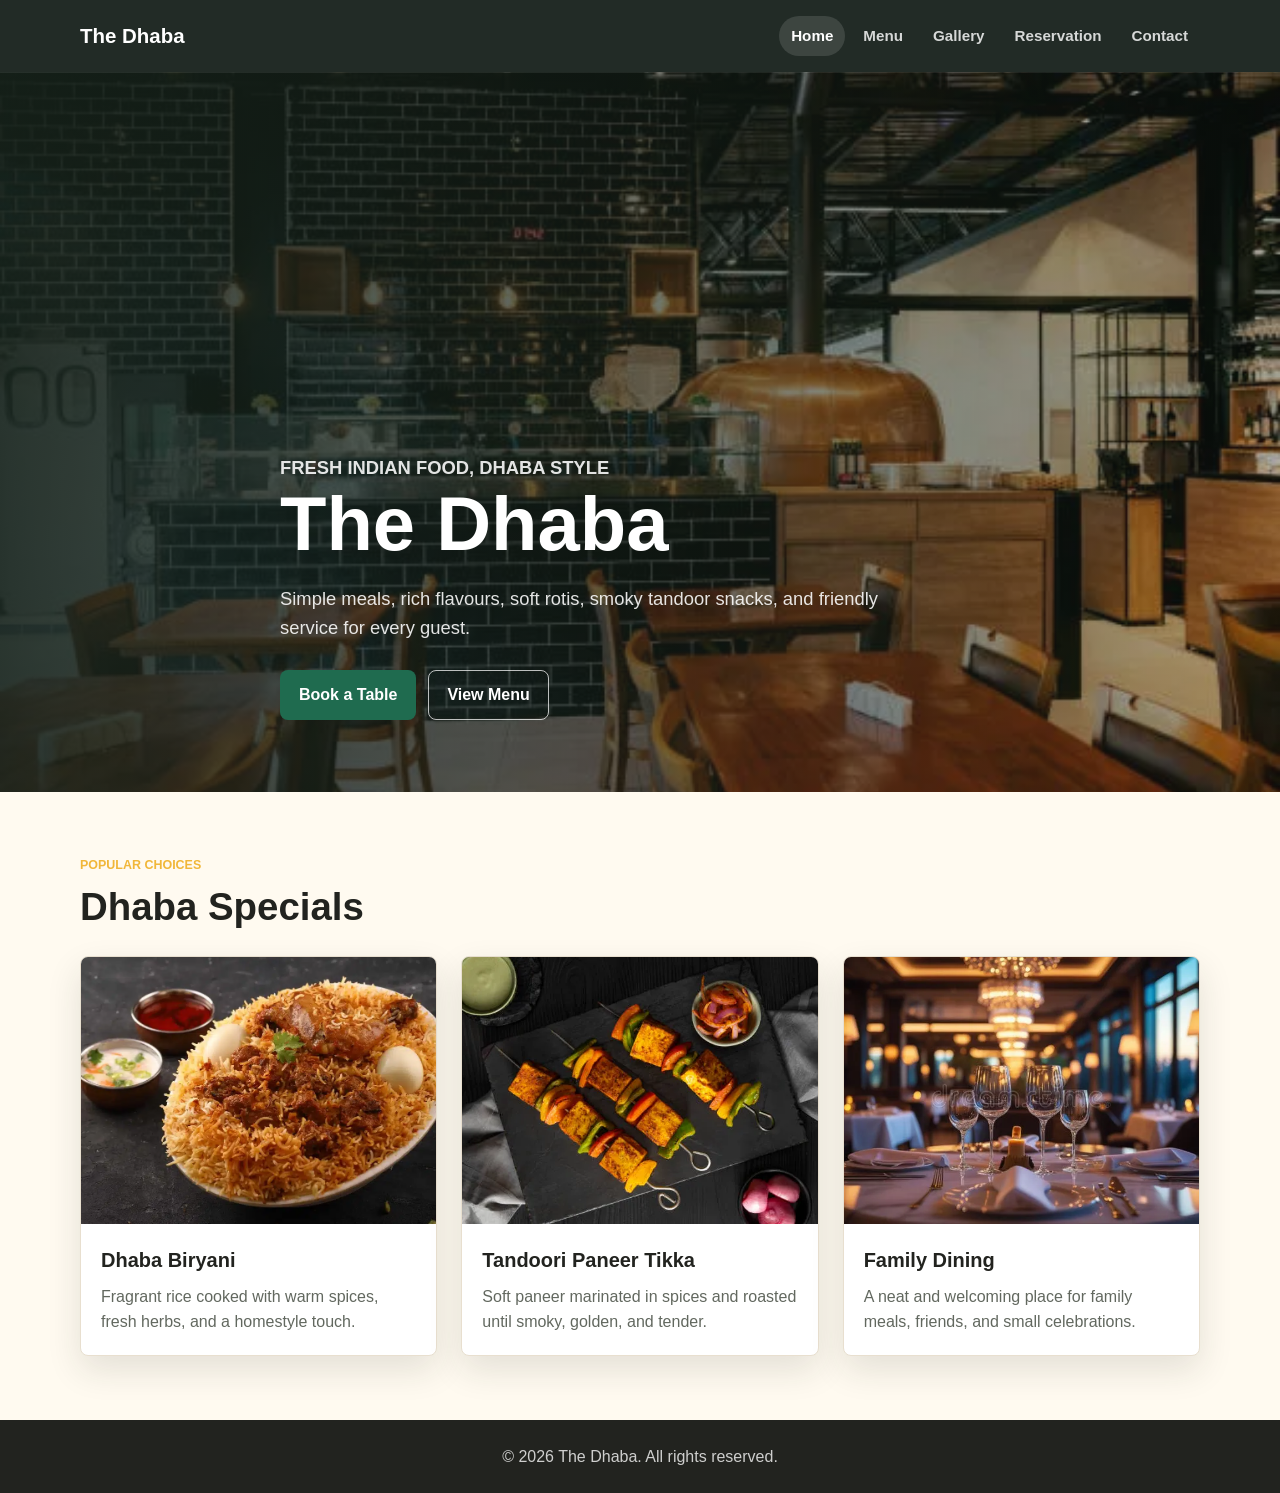
<file: index.html>
<!DOCTYPE html>
<html lang="en">
<head>
  <meta charset="UTF-8">
  <meta name="viewport" content="width=device-width, initial-scale=1.0">
  <meta name="description" content="The Dhaba serves fresh North Indian food, homestyle thalis, tandoori snacks, and warm family dining.">
  <title>The Dhaba | Homestyle Indian Restaurant</title>
  <link rel="stylesheet" href="style.css">
</head>
<body>
  <div class="site-header">
    <div class="nav-wrapper">
      <a class="brand" href="index.html">The Dhaba</a>
      <div class="site-nav">
        <a class="active" href="index.html">Home</a>
        <a href="menu.html">Menu</a>
        <a href="gallery.html">Gallery</a>
        <a href="reservation.html">Reservation</a>
        <a href="contact.html">Contact</a>
      </div>
    </div>
  </div>

  <div>
    <div class="hero">
      <div class="hero-content">
        <p class="eyebrow">Fresh Indian food, dhaba style</p>
        <h1>The Dhaba</h1>
        <p>Simple meals, rich flavours, soft rotis, smoky tandoor snacks, and friendly service for every guest.</p>
        <div class="hero-actions">
          <a class="button button-primary" href="reservation.html">Book a Table</a>
          <a class="button button-secondary" href="menu.html">View Menu</a>
        </div>
      </div>
    </div>

    <div class="section">
      <div class="container">
        <div class="section-heading">
          <p class="eyebrow">Popular choices</p>
          <h2>Dhaba Specials</h2>
        </div>

        <div class="card-grid">
          <div class="dish-card">
            <img src="biryani.jpg" alt="Hyderabadi biryani served with herbs">
            <div class="card-body">
              <h3>Dhaba Biryani</h3>
              <p>Fragrant rice cooked with warm spices, fresh herbs, and a homestyle touch.</p>
            </div>
          </div>

          <div class="dish-card">
            <img src="paneer.jpg" alt="Paneer tikka with grilled vegetables">
            <div class="card-body">
              <h3>Tandoori Paneer Tikka</h3>
              <p>Soft paneer marinated in spices and roasted until smoky, golden, and tender.</p>
            </div>
          </div>

          <div class="dish-card">
            <img src="restaurant.jpg" alt="Comfortable dining space at The Dhaba">
            <div class="card-body">
              <h3>Family Dining</h3>
              <p>A neat and welcoming place for family meals, friends, and small celebrations.</p>
            </div>
          </div>
        </div>
      </div>
    </div>
  </div>

  <div class="site-footer">
    <p>&copy; 2026 The Dhaba. All rights reserved.</p>
  </div>
</body>
</html>
</file>
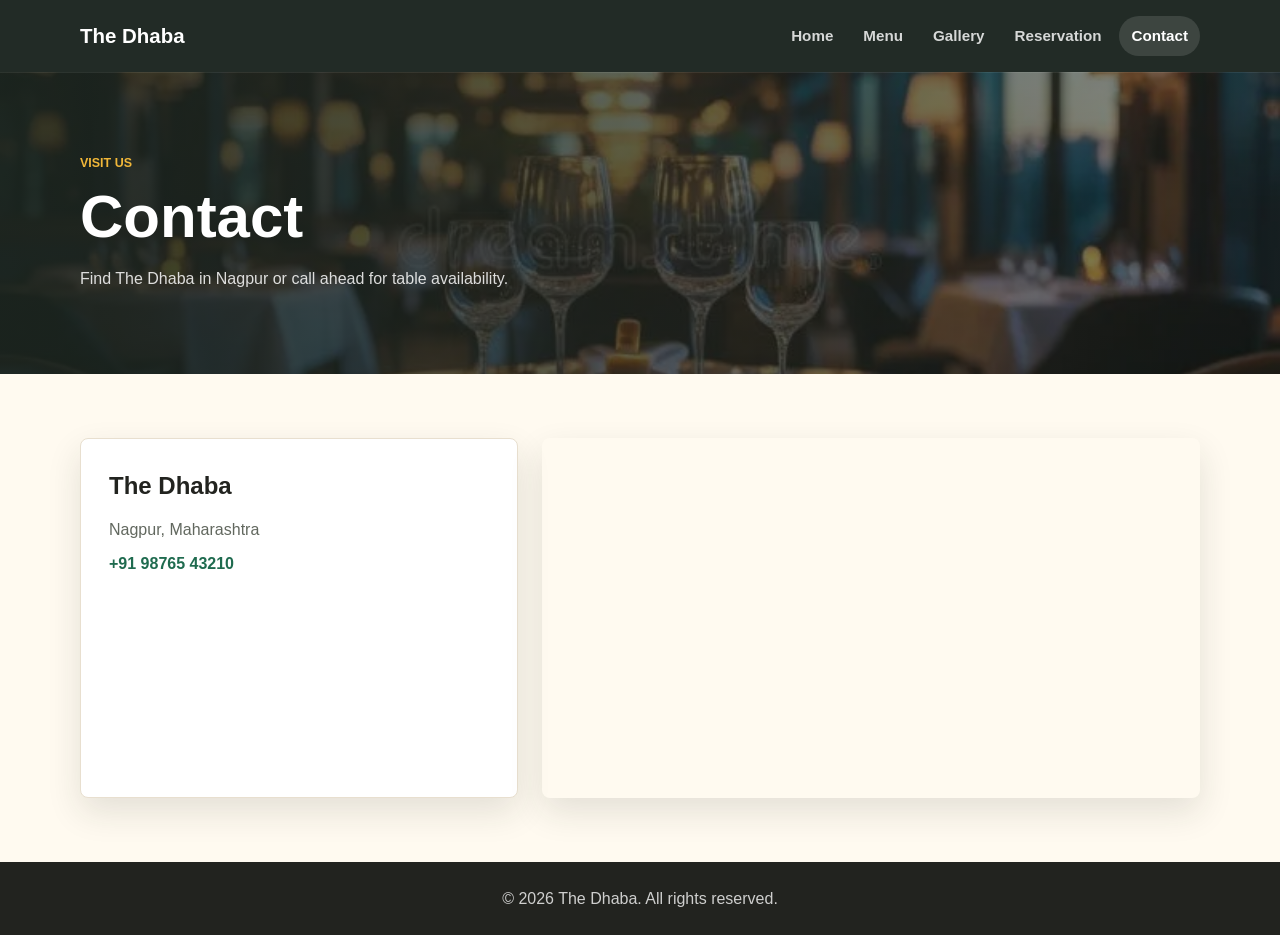
<file: contact.html>
<!DOCTYPE html>
<html lang="en">
<head>
  <meta charset="UTF-8">
  <meta name="viewport" content="width=device-width, initial-scale=1.0">
  <meta name="description" content="Contact The Dhaba for location, phone number, and table information.">
  <title>Contact | The Dhaba</title>
  <link rel="stylesheet" href="style.css">
</head>
<body>
  <div class="site-header">
    <div class="nav-wrapper">
      <a class="brand" href="index.html">The Dhaba</a>
      <div class="site-nav">
        <a href="index.html">Home</a>
        <a href="menu.html">Menu</a>
        <a href="gallery.html">Gallery</a>
        <a href="reservation.html">Reservation</a>
        <a class="active" href="contact.html">Contact</a>
      </div>
    </div>
  </div>

  <div class="page-main">
    <div class="page-heading">
      <div class="container">
        <p class="eyebrow">Visit us</p>
        <h1>Contact</h1>
        <p>Find The Dhaba in Nagpur or call ahead for table availability.</p>
      </div>
    </div>

    <div class="section">
      <div class="container contact-layout">
        <div class="contact-details">
          <h2>The Dhaba</h2>
          <p>Nagpur, Maharashtra</p>
          <p><a href="tel:+919876543210">+91 98765 43210</a></p>
        </div>

        <iframe
          class="map"
          title="Map showing Nagpur, Maharashtra"
          src="https://maps.google.com/maps?q=Nagpur&t=&z=13&ie=UTF8&iwloc=&output=embed"
          loading="lazy"
          referrerpolicy="no-referrer-when-downgrade">
        </iframe>
      </div>
    </div>
  </div>

  <div class="site-footer">
    <p>&copy; 2026 The Dhaba. All rights reserved.</p>
  </div>
</body>
</html>
</file>
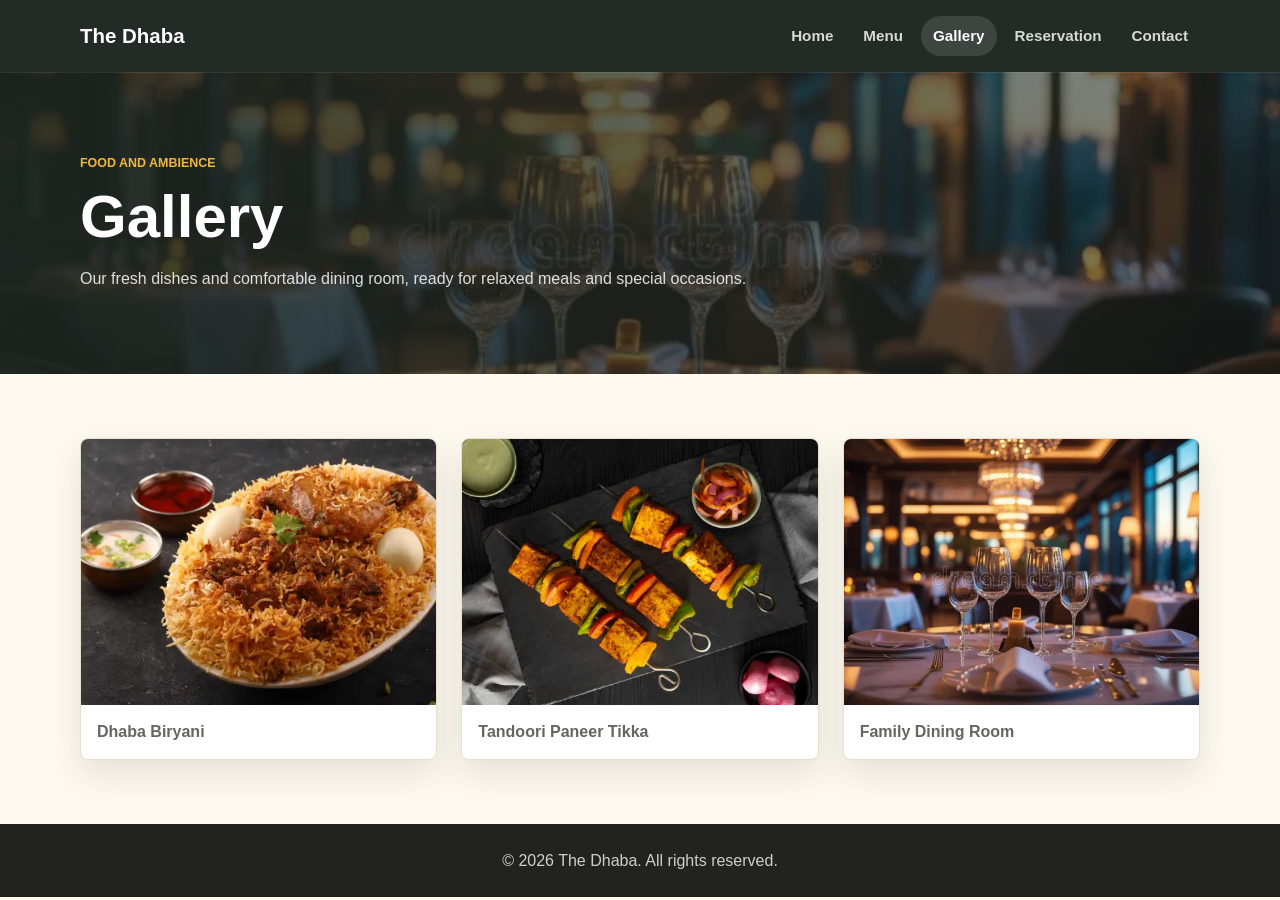
<file: gallery.html>
<!DOCTYPE html>
<html lang="en">
<head>
  <meta charset="UTF-8">
  <meta name="viewport" content="width=device-width, initial-scale=1.0">
  <meta name="description" content="View photos of The Dhaba dishes and dining space.">
  <title>Gallery | The Dhaba</title>
  <link rel="stylesheet" href="style.css">
</head>
<body>
  <div class="site-header">
    <div class="nav-wrapper">
      <a class="brand" href="index.html">The Dhaba</a>
      <div class="site-nav">
        <a href="index.html">Home</a>
        <a href="menu.html">Menu</a>
        <a class="active" href="gallery.html">Gallery</a>
        <a href="reservation.html">Reservation</a>
        <a href="contact.html">Contact</a>
      </div>
    </div>
  </div>

  <div class="page-main">
    <div class="page-heading">
      <div class="container">
        <p class="eyebrow">Food and ambience</p>
        <h1>Gallery</h1>
        <p>Our fresh dishes and comfortable dining room, ready for relaxed meals and special occasions.</p>
      </div>
    </div>

    <div class="section">
      <div class="container">
        <div class="gallery-grid">
          <div class="gallery-item">
            <img src="biryani.jpg" alt="A bowl of vegetable biryani with herbs">
            <p class="gallery-caption">Dhaba Biryani</p>
          </div>
          <div class="gallery-item">
            <img src="paneer.jpg" alt="Paneer tikka served on a plate">
            <p class="gallery-caption">Tandoori Paneer Tikka</p>
          </div>
          <div class="gallery-item">
            <img src="restaurant.jpg" alt="Interior seating at The Dhaba">
            <p class="gallery-caption">Family Dining Room</p>
          </div>
        </div>
      </div>
    </div>
  </div>

  <div class="site-footer">
    <p>&copy; 2026 The Dhaba. All rights reserved.</p>
  </div>
</body>
</html>
</file>
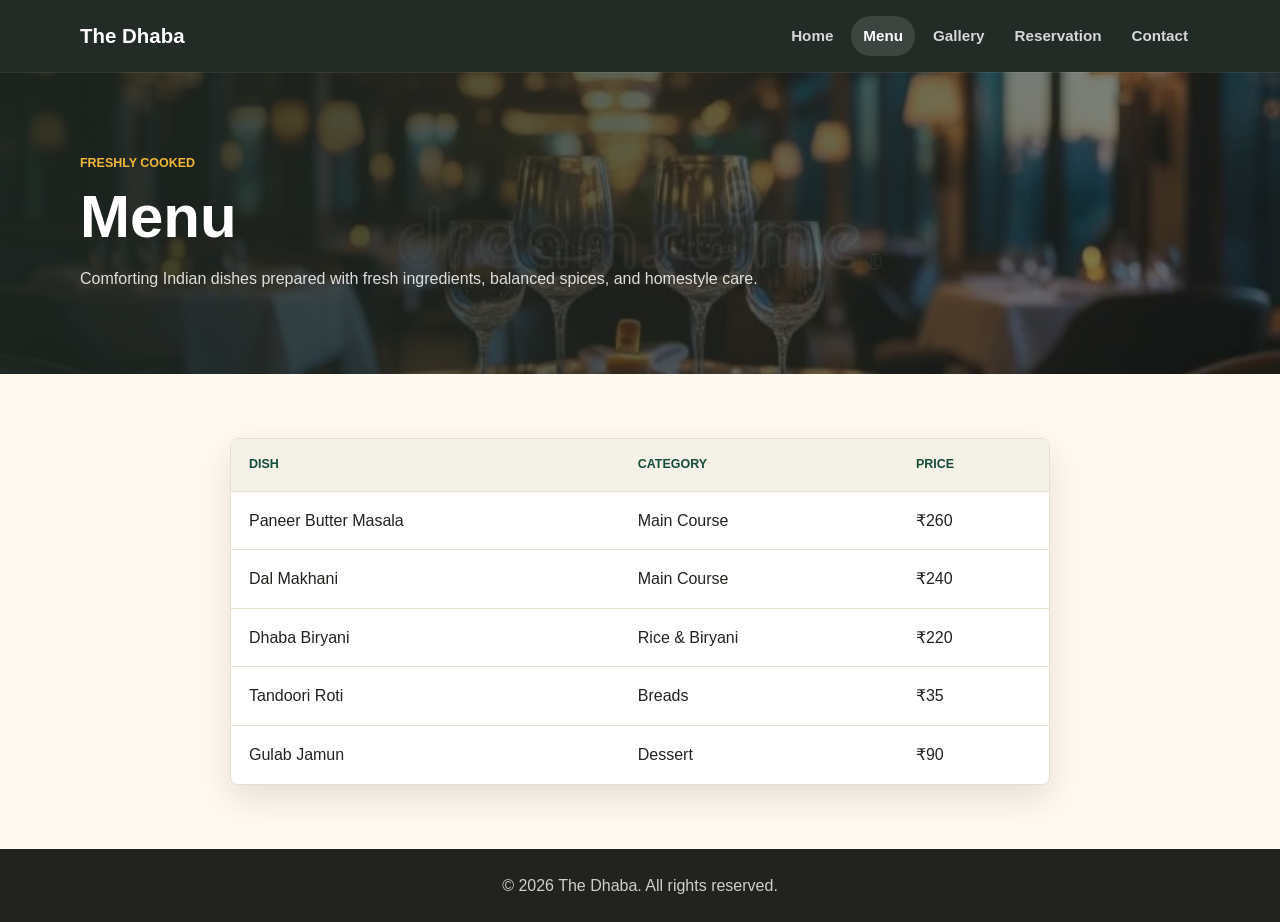
<file: menu.html>
<!DOCTYPE html>
<html lang="en">
<head>
  <meta charset="UTF-8">
  <meta name="viewport" content="width=device-width, initial-scale=1.0">
  <meta name="description" content="Explore The Dhaba menu with Indian starters, curries, biryani, breads, desserts, and prices.">
  <title>Menu | The Dhaba</title>
  <link rel="stylesheet" href="style.css">
</head>
<body>
  <div class="site-header">
    <div class="nav-wrapper">
      <a class="brand" href="index.html">The Dhaba</a>
      <div class="site-nav">
        <a href="index.html">Home</a>
        <a class="active" href="menu.html">Menu</a>
        <a href="gallery.html">Gallery</a>
        <a href="reservation.html">Reservation</a>
        <a href="contact.html">Contact</a>
      </div>
    </div>
  </div>

  <div class="page-main">
    <div class="page-heading">
      <div class="container">
        <p class="eyebrow">Freshly cooked</p>
        <h1>Menu</h1>
        <p>Comforting Indian dishes prepared with fresh ingredients, balanced spices, and homestyle care.</p>
      </div>
    </div>

    <div class="section">
      <div class="container narrow">
        <div class="menu-table-wrapper">
          <table class="menu-table">
            <tr>
              <th>Dish</th>
              <th>Category</th>
              <th>Price</th>
            </tr>
            <tr>
              <td>Paneer Butter Masala</td>
              <td>Main Course</td>
              <td>&#8377;260</td>
            </tr>
            <tr>
              <td>Dal Makhani</td>
              <td>Main Course</td>
              <td>&#8377;240</td>
            </tr>
            <tr>
              <td>Dhaba Biryani</td>
              <td>Rice &amp; Biryani</td>
              <td>&#8377;220</td>
            </tr>
            <tr>
              <td>Tandoori Roti</td>
              <td>Breads</td>
              <td>&#8377;35</td>
            </tr>
            <tr>
              <td>Gulab Jamun</td>
              <td>Dessert</td>
              <td>&#8377;90</td>
            </tr>
          </table>
        </div>
      </div>
    </div>
  </div>

  <div class="site-footer">
    <p>&copy; 2026 The Dhaba. All rights reserved.</p>
  </div>
</body>
</html>
</file>
<file: style.css>
:root {
  --color-ink: #22231f;
  --color-muted: #62685f;
  --color-paper: #fffaf0;
  --color-surface: #ffffff;
  --color-border: #e8dfcf;
  --color-primary: #1f6b4f;
  --color-primary-dark: #164d39;
  --color-accent: #c4472d;
  --color-warm: #f1b739;
  --shadow-soft: 0 14px 34px rgba(31, 44, 34, 0.12);
  --radius: 8px;
  --max-width: 1120px;
}

* {
  box-sizing: border-box;
}

body {
  margin: 0;
  background: var(--color-paper);
  color: var(--color-ink);
  font-family: Arial, Helvetica, sans-serif;
  font-size: 16px;
  line-height: 1.6;
}

img {
  display: block;
  max-width: 100%;
}

a {
  color: inherit;
}

.site-header {
  position: sticky;
  top: 0;
  z-index: 10;
  background: rgba(27, 37, 31, 0.97);
  color: #ffffff;
  box-shadow: 0 1px 0 rgba(255, 255, 255, 0.08);
}

.nav-wrapper {
  width: min(100% - 32px, var(--max-width));
  margin: 0 auto;
  min-height: 72px;
  display: flex;
  align-items: center;
  justify-content: space-between;
  gap: 24px;
}

.brand {
  color: #ffffff;
  font-size: 1.28rem;
  font-weight: 800;
  letter-spacing: 0;
  text-decoration: none;
  white-space: nowrap;
}

.site-nav {
  display: flex;
  align-items: center;
  justify-content: flex-end;
  gap: 6px;
  flex-wrap: wrap;
}

.site-nav a {
  border-radius: 999px;
  color: rgba(255, 255, 255, 0.82);
  font-size: 0.95rem;
  font-weight: 700;
  padding: 8px 12px;
  text-decoration: none;
  transition: background-color 180ms ease, color 180ms ease;
}

.site-nav a:hover,
.site-nav a.active {
  background: rgba(255, 255, 255, 0.12);
  color: #ffffff;
}

.hero {
  min-height: min(720px, calc(100vh - 72px));
  display: grid;
  align-items: end;
  background:
    linear-gradient(90deg, rgba(22, 34, 26, 0.9), rgba(22, 34, 26, 0.34)),
    url("hero.jpg") center / cover no-repeat;
  color: #ffffff;
  padding: 112px 0 72px;
}

.hero-content {
  width: min(100% - 32px, var(--max-width));
  margin: 0 auto;
  max-width: 720px;
}

.hero h1,
.page-heading h1,
.section-heading h2 {
  margin: 0;
  line-height: 1.1;
}

.hero h1 {
  max-width: 680px;
  font-size: 4.75rem;
}

.hero p {
  max-width: 620px;
  margin: 18px 0 0;
  color: rgba(255, 255, 255, 0.88);
  font-size: 1.15rem;
}

.eyebrow {
  margin: 0 0 10px;
  color: var(--color-warm);
  font-size: 0.78rem;
  font-weight: 800;
  letter-spacing: 0;
  text-transform: uppercase;
}

.hero-actions {
  display: flex;
  flex-wrap: wrap;
  gap: 12px;
  margin-top: 28px;
}

.button {
  appearance: none;
  border: 1px solid transparent;
  border-radius: var(--radius);
  cursor: pointer;
  display: inline-flex;
  align-items: center;
  justify-content: center;
  min-height: 46px;
  padding: 11px 18px;
  font: inherit;
  font-weight: 800;
  text-decoration: none;
  transition: background-color 180ms ease, border-color 180ms ease, transform 180ms ease;
}

.button:hover {
  transform: translateY(-1px);
}

.button-primary {
  background: var(--color-primary);
  color: #ffffff;
}

.button-primary:hover {
  background: var(--color-primary-dark);
}

.button-secondary {
  border-color: rgba(255, 255, 255, 0.72);
  color: #ffffff;
}

.button-secondary:hover {
  background: rgba(255, 255, 255, 0.14);
}

.page-main {
  min-height: calc(100vh - 150px);
}

.page-heading {
  background:
    linear-gradient(90deg, rgba(28, 38, 32, 0.9), rgba(28, 38, 32, 0.52)),
    url("restaurant.jpg") center / cover no-repeat;
  color: #ffffff;
  padding: 82px 0;
}

.page-heading p:not(.eyebrow) {
  max-width: 680px;
  margin: 16px 0 0;
  color: rgba(255, 255, 255, 0.84);
}

.page-heading h1 {
  font-size: 3.75rem;
}

.section {
  padding: 64px 0;
}

.container {
  width: min(100% - 32px, var(--max-width));
  margin: 0 auto;
}

.container.narrow {
  max-width: 820px;
}

.section-heading {
  margin-bottom: 28px;
}

.section-heading h2 {
  font-size: 2.4rem;
}

.card-grid,
.gallery-grid {
  display: grid;
  grid-template-columns: repeat(3, minmax(0, 1fr));
  gap: 24px;
}

.dish-card,
.gallery-item,
.reservation-form,
.menu-table-wrapper,
.contact-details {
  border: 1px solid var(--color-border);
  border-radius: var(--radius);
  background: var(--color-surface);
  box-shadow: var(--shadow-soft);
}

.dish-card {
  overflow: hidden;
}

.dish-card img,
.gallery-grid img {
  width: 100%;
  aspect-ratio: 4 / 3;
  object-fit: cover;
}

.card-body {
  padding: 20px;
}

.card-body h3 {
  margin: 0 0 8px;
  font-size: 1.25rem;
}

.card-body p {
  margin: 0;
  color: var(--color-muted);
}

.menu-table-wrapper {
  overflow-x: auto;
}

.menu-table {
  width: 100%;
  min-width: 620px;
  border-collapse: collapse;
}

.menu-table th,
.menu-table td {
  border-bottom: 1px solid var(--color-border);
  padding: 16px 18px;
  text-align: left;
}

.menu-table th {
  background: #f4f1e7;
  color: var(--color-primary-dark);
  font-size: 0.78rem;
  letter-spacing: 0;
  text-transform: uppercase;
}

.menu-table tr:last-child td {
  border-bottom: 0;
}

.gallery-item {
  margin: 0;
  overflow: hidden;
}

.gallery-caption {
  margin: 0;
  padding: 14px 16px;
  color: var(--color-muted);
  font-weight: 800;
}

.reservation-form {
  padding: 28px;
}

.form-grid {
  display: grid;
  grid-template-columns: repeat(2, minmax(0, 1fr));
  gap: 18px;
}

.reservation-form label {
  display: grid;
  gap: 8px;
  color: var(--color-primary-dark);
  font-weight: 800;
}

.reservation-form input,
.reservation-form textarea {
  width: 100%;
  border: 1px solid var(--color-border);
  border-radius: var(--radius);
  color: var(--color-ink);
  font: inherit;
  padding: 12px 14px;
}

.reservation-form textarea {
  margin: 18px 0 22px;
  resize: vertical;
}

.contact-layout {
  display: grid;
  grid-template-columns: minmax(260px, 0.8fr) minmax(0, 1.2fr);
  gap: 24px;
  align-items: stretch;
}

.contact-details {
  padding: 28px;
}

.contact-details h2 {
  margin: 0 0 12px;
  font-size: 1.5rem;
}

.contact-details p {
  margin: 8px 0;
  color: var(--color-muted);
}

.contact-details a {
  color: var(--color-primary);
  font-weight: 800;
  text-decoration: none;
}

.map {
  width: 100%;
  min-height: 360px;
  border: 0;
  border-radius: var(--radius);
  box-shadow: var(--shadow-soft);
}

.site-footer {
  background: var(--color-ink);
  color: rgba(255, 255, 255, 0.78);
  padding: 24px 16px;
  text-align: center;
}

.site-footer p {
  margin: 0;
}

@media (max-width: 820px) {
  .nav-wrapper {
    align-items: flex-start;
    flex-direction: column;
    gap: 12px;
    padding: 16px 0;
  }

  .site-nav {
    justify-content: flex-start;
  }

  .hero {
    min-height: 620px;
    padding: 96px 0 56px;
  }

  .hero h1 {
    font-size: 3.2rem;
  }

  .page-heading h1 {
    font-size: 2.6rem;
  }

  .section-heading h2 {
    font-size: 2rem;
  }

  .card-grid,
  .gallery-grid,
  .contact-layout {
    grid-template-columns: 1fr;
  }
}

@media (max-width: 560px) {
  body {
    font-size: 15px;
  }

  .site-nav {
    gap: 4px;
  }

  .site-nav a {
    padding: 7px 9px;
  }

  .hero-actions,
  .button {
    width: 100%;
  }

  .page-heading,
  .section {
    padding: 48px 0;
  }

  .hero h1 {
    font-size: 2.45rem;
  }

  .page-heading h1 {
    font-size: 2.1rem;
  }

  .section-heading h2 {
    font-size: 1.8rem;
  }

  .form-grid {
    grid-template-columns: 1fr;
  }

  .reservation-form {
    padding: 20px;
  }
}
</file>
